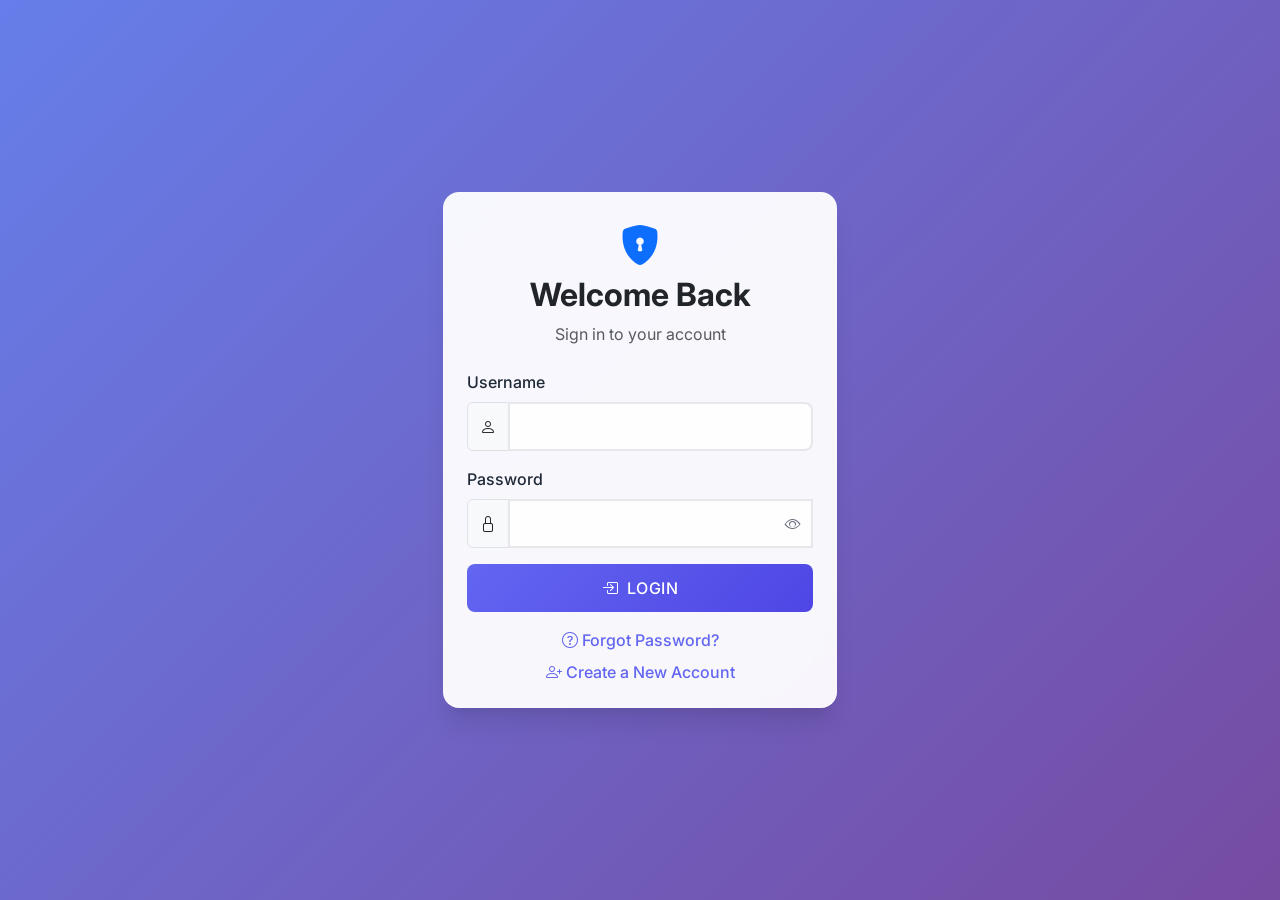
<file: index.html>
<!DOCTYPE html>
<html lang="en">
<head>
    <meta charset="UTF-8">
    <meta name="viewport" content="width=device-width, initial-scale=1.0">
    <title>Login - Authentication System</title>
    <!-- Bootstrap 5 CSS -->
    <link href="https://cdn.jsdelivr.net/npm/bootstrap@5.3.0/dist/css/bootstrap.min.css" rel="stylesheet">
    <!-- Bootstrap Icons -->
    <link href="https://cdn.jsdelivr.net/npm/bootstrap-icons@1.10.0/font/bootstrap-icons.css" rel="stylesheet">
    <!-- Custom CSS -->
    <link href="styles.css" rel="stylesheet">
</head>
<body>
    <div class="container-fluid vh-100 d-flex align-items-center justify-content-center">
        <div class="row w-100 justify-content-center">
            <div class="col-12 col-sm-8 col-md-6 col-lg-4">
                <div class="card auth-card">
                    <div class="card-body p-4">
                        <div class="text-center mb-4">
                            <i class="bi bi-shield-lock-fill text-primary fs-1 mb-3"></i>
                            <h2 class="card-title fw-bold">Welcome Back</h2>
                            <p class="text-muted">Sign in to your account</p>
                        </div>

                        <form action="dashboard.html" id="loginForm">
                            <div class="mb-3">
                                <label for="username" class="form-label">Username</label>
                                <div class="input-group">
                                    <span class="input-group-text"><i class="bi bi-person"></i></span>
                                    <input type="text" class="form-control" id="username" name="username" required>
                                </div>
                            </div>

                            <div class="mb-3">
                                <label for="password" class="form-label">Password</label>
                                <div class="input-group position-relative">
                                    <span class="input-group-text"><i class="bi bi-lock"></i></span>
                                    <input type="password" class="form-control" id="password" name="password" required>
                                    <button type="button" class="password-toggle" onclick="togglePassword('password')">
                                        <i class="bi bi-eye" id="password-icon"></i>
                                    </button>
                                </div>
                            </div>

                            <div class="d-grid mb-3">
                                <button type="submit" class="btn btn-primary">
                                    <i class="bi bi-box-arrow-in-right me-2"></i>Login
                                </button>
                            </div>
                        </form>

                        <div class="text-center">
                            <a href="forgot-password.html" class="auth-link d-block mb-2">
                                <i class="bi bi-question-circle me-1"></i>Forgot Password?
                            </a>
                            <a href="register.html" class="auth-link">
                                <i class="bi bi-person-plus me-1"></i>Create a New Account
                            </a>
                        </div>
                    </div>
                </div>
            </div>
        </div>
    </div>

    <!-- Bootstrap 5 JS Bundle -->
    <script src="https://cdn.jsdelivr.net/npm/bootstrap@5.3.0/dist/js/bootstrap.bundle.min.js"></script>
    <script>
        function togglePassword(fieldId) {
            const field = document.getElementById(fieldId);
            const icon = document.getElementById(fieldId + '-icon');
            
            if (field.type === 'password') {
                field.type = 'text';
                icon.className = 'bi bi-eye-slash';
            } else {
                field.type = 'password';
                icon.className = 'bi bi-eye';
            }
        }

        // Add loading animation on form submit
        document.getElementById('loginForm').addEventListener('submit', function(e) {
            const submitBtn = this.querySelector('button[type="submit"]');
            submitBtn.classList.add('btn-loading');
            submitBtn.disabled = true;
        });
    </script>
</body>
</html>
</file>
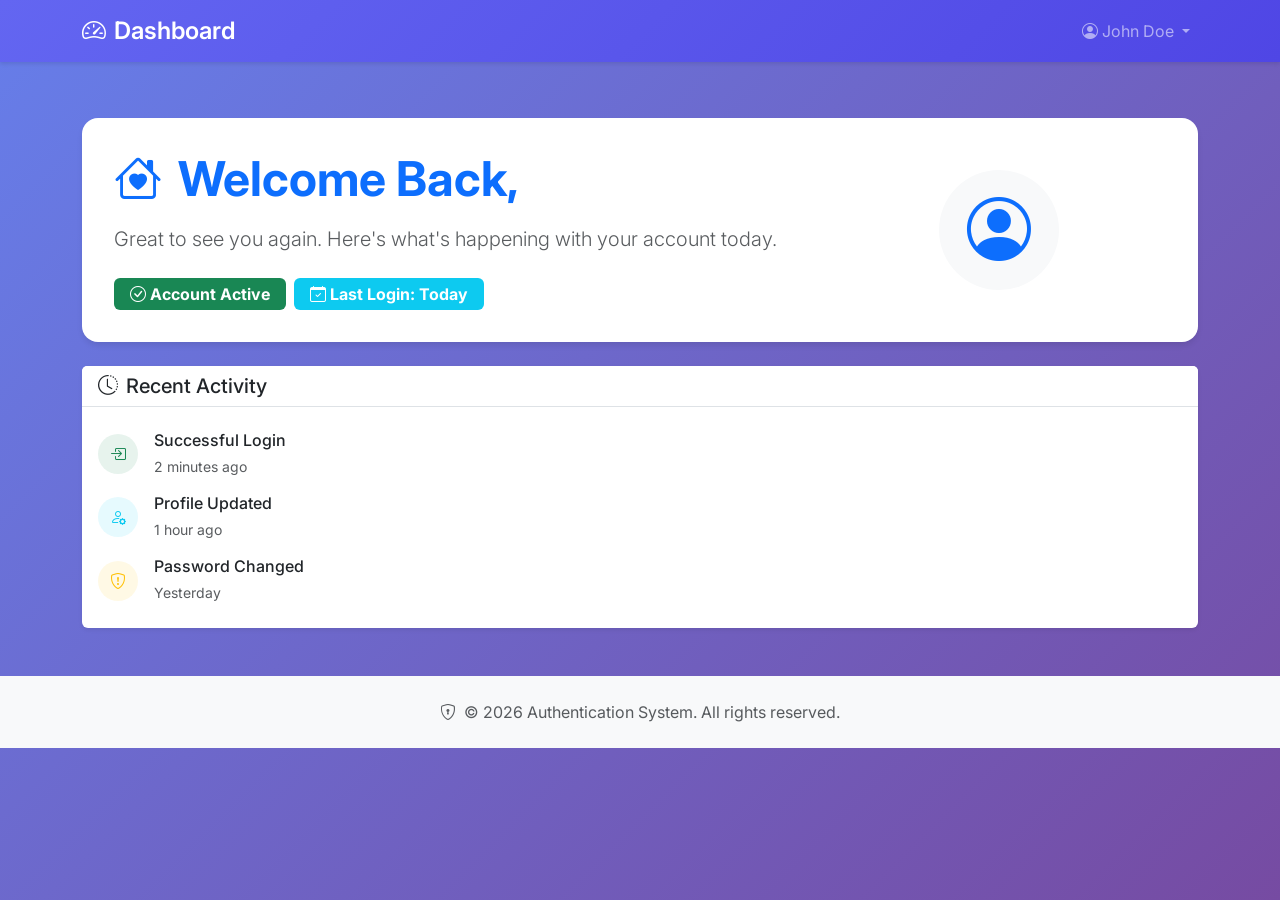
<file: dashboard.html>
<!DOCTYPE html>
<html lang="en">
<head>
    <meta charset="UTF-8">
    <meta name="viewport" content="width=device-width, initial-scale=1.0">
    <title>Dashboard - Authentication System</title>
    <!-- Bootstrap 5 CSS -->
    <link href="https://cdn.jsdelivr.net/npm/bootstrap@5.3.0/dist/css/bootstrap.min.css" rel="stylesheet">
    <!-- Bootstrap Icons -->
    <link href="https://cdn.jsdelivr.net/npm/bootstrap-icons@1.10.0/font/bootstrap-icons.css" rel="stylesheet">
    <!-- Custom CSS -->
    <link href="styles.css" rel="stylesheet">
</head>
<body>
    <!-- Navigation Bar -->
    <nav class="navbar navbar-expand-lg navbar-dark navbar-custom">
        <div class="container">
            <a class="navbar-brand" href="#">
                <i class="bi bi-speedometer2 me-2"></i>Dashboard
            </a>
            
            <button class="navbar-toggler" type="button" data-bs-toggle="collapse" data-bs-target="#navbarNav">
                <span class="navbar-toggler-icon"></span>
            </button>
            
            <div class="collapse navbar-collapse" id="navbarNav">
                <ul class="navbar-nav ms-auto">
                    <li class="nav-item dropdown">
                        <a class="nav-link dropdown-toggle" href="#" id="navbarDropdown" role="button" data-bs-toggle="dropdown">
                            <i class="bi bi-person-circle me-1"></i>John Doe
                        </a>
                        <ul class="dropdown-menu">
                            <li><a class="dropdown-item" href="#"><i class="bi bi-person me-2"></i>Profile</a></li>
                            <li><a class="dropdown-item" href="#"><i class="bi bi-gear me-2"></i>Settings</a></li>
                            <li><hr class="dropdown-divider"></li>
                            <li>
                                <form action="index.html" class="d-inline">
                                    <button type="submit" class="dropdown-item text-danger">
                                        <i class="bi bi-box-arrow-right me-2"></i>Logout
                                    </button>
                                </form>
                            </li>
                        </ul>
                    </li>
                </ul>
            </div>
        </div>
    </nav>

    <!-- Main Content -->
    <div class="container mt-4">
        <div class="row">
            <!-- Welcome Section -->
            <div class="col-12">
                <div class="dashboard-content">
                    <div class="row align-items-center">
                        <div class="col-md-8">
                            <h1 class="display-5 fw-bold text-primary mb-3">
                                <i class="bi bi-house-heart me-3"></i>Welcome Back,
                            </h1>
                            <p class="lead text-muted mb-4">
                                Great to see you again. Here's what's happening with your account today.
                            </p>
                            <div class="d-flex flex-wrap gap-2">
                                <span class="badge bg-success fs-6 px-3 py-2">
                                    <i class="bi bi-check-circle me-1"></i>Account Active
                                </span>
                                <span class="badge bg-info fs-6 px-3 py-2">
                                    <i class="bi bi-calendar-check me-1"></i>Last Login: Today
                                </span>
                            </div>
                        </div>
                        <div class="col-md-4 text-center">
                            <div class="bg-light rounded-circle d-inline-flex align-items-center justify-content-center" 
                                 style="width: 120px; height: 120px;">
                                <i class="bi bi-person-circle text-primary" style="font-size: 4rem;"></i>
                            </div>
                        </div>
                    </div>
                </div>
            </div>

        
            <!-- Recent Activity -->
            <div class="col-12 mt-4">
                <div class="card border-0 shadow-sm">
                    <div class="card-header bg-white border-bottom">
                        <h5 class="card-title mb-0">
                            <i class="bi bi-clock-history me-2"></i>Recent Activity
                        </h5>
                    </div>
                    <div class="card-body">
                        <div class="list-group list-group-flush">
                            <div class="list-group-item border-0 px-0">
                                <div class="d-flex align-items-center">
                                    <div class="bg-success bg-opacity-10 rounded-circle d-flex align-items-center justify-content-center me-3" 
                                         style="width: 40px; height: 40px;">
                                        <i class="bi bi-box-arrow-in-right text-success"></i>
                                    </div>
                                    <div class="flex-grow-1">
                                        <h6 class="mb-1">Successful Login</h6>
                                        <small class="text-muted">2 minutes ago</small>
                                    </div>
                                </div>
                            </div>
                            
                            <div class="list-group-item border-0 px-0">
                                <div class="d-flex align-items-center">
                                    <div class="bg-info bg-opacity-10 rounded-circle d-flex align-items-center justify-content-center me-3" 
                                         style="width: 40px; height: 40px;">
                                        <i class="bi bi-person-gear text-info"></i>
                                    </div>
                                    <div class="flex-grow-1">
                                        <h6 class="mb-1">Profile Updated</h6>
                                        <small class="text-muted">1 hour ago</small>
                                    </div>
                                </div>
                            </div>
                            
                            <div class="list-group-item border-0 px-0">
                                <div class="d-flex align-items-center">
                                    <div class="bg-warning bg-opacity-10 rounded-circle d-flex align-items-center justify-content-center me-3" 
                                         style="width: 40px; height: 40px;">
                                        <i class="bi bi-shield-exclamation text-warning"></i>
                                    </div>
                                    <div class="flex-grow-1">
                                        <h6 class="mb-1">Password Changed</h6>
                                        <small class="text-muted">Yesterday</small>
                                    </div>
                                </div>
                            </div>
                        </div>
                    </div>
                </div>
            </div>
        </div>
    </div>

    <!-- Footer -->
    <footer class="mt-5 py-4 bg-light">
        <div class="container text-center">
            <p class="text-muted mb-0">
                <i class="bi bi-shield-lock me-1"></i>
                © 2026 Authentication System. All rights reserved.
            </p>
        </div>
    </footer>

    <!-- Bootstrap 5 JS Bundle -->
    <script src="https://cdn.jsdelivr.net/npm/bootstrap@5.3.0/dist/js/bootstrap.bundle.min.js"></script>
    <script>
        // Add some interactive features
        document.addEventListener('DOMContentLoaded', function() {
            // Animate stats on page load
            const stats = document.querySelectorAll('.card h3');
            stats.forEach(stat => {
                const finalValue = stat.textContent;
                stat.textContent = '0';
                
                setTimeout(() => {
                    stat.textContent = finalValue;
                    stat.style.transition = 'all 0.5s ease';
                }, 500);
            });
            
            // Add hover effects to cards
            const cards = document.querySelectorAll('.card');
            cards.forEach(card => {
                card.addEventListener('mouseenter', function() {
                    this.style.transform = 'translateY(-5px)';
                    this.style.transition = 'transform 0.3s ease';
                });
                
                card.addEventListener('mouseleave', function() {
                    this.style.transform = 'translateY(0)';
                });
            });
        });
    </script>
</body>
</html>
</file>
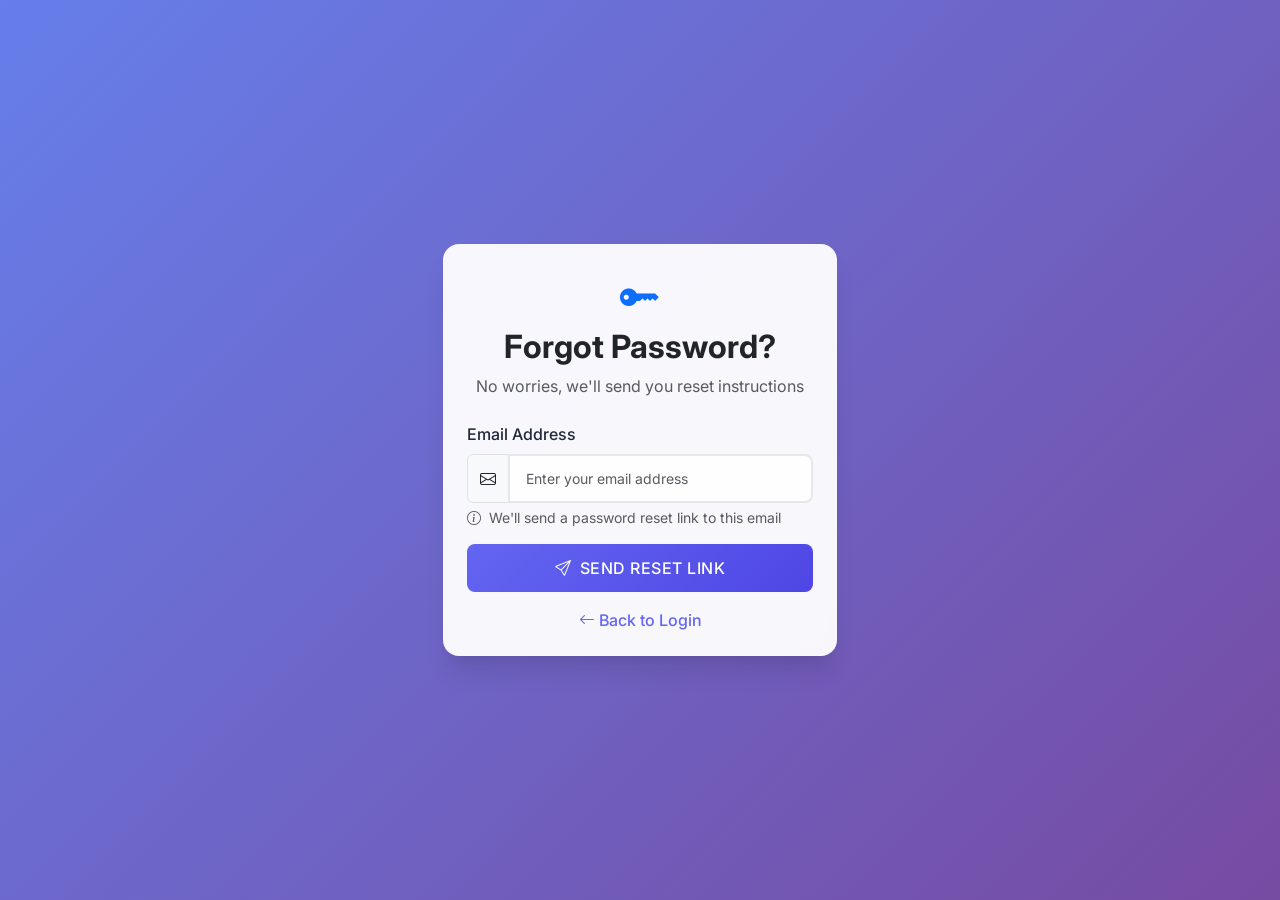
<file: forgot-password.html>
<!DOCTYPE html>
<html lang="en">
<head>
    <meta charset="UTF-8">
    <meta name="viewport" content="width=device-width, initial-scale=1.0">
    <title>Forgot Password - Authentication System</title>
    <!-- Bootstrap 5 CSS -->
    <link href="https://cdn.jsdelivr.net/npm/bootstrap@5.3.0/dist/css/bootstrap.min.css" rel="stylesheet">
    <!-- Bootstrap Icons -->
    <link href="https://cdn.jsdelivr.net/npm/bootstrap-icons@1.10.0/font/bootstrap-icons.css" rel="stylesheet">
    <!-- Custom CSS -->
    <link href="styles.css" rel="stylesheet">
</head>
<body>
    <div class="container-fluid vh-100 d-flex align-items-center justify-content-center">
        <div class="row w-100 justify-content-center">
            <div class="col-12 col-sm-8 col-md-6 col-lg-4">
                <div class="card auth-card">
                    <div class="card-body p-4">
                        <div class="text-center mb-4">
                            <i class="bi bi-key-fill text-primary fs-1 mb-3"></i>
                            <h2 class="card-title fw-bold">Forgot Password?</h2>
                            <p class="text-muted">No worries, we'll send you reset instructions</p>
                        </div>

                        <form action="reset-password.html" id="forgotPasswordForm">
                            <div class="mb-3">
                                <label for="email" class="form-label">Email Address</label>
                                <div class="input-group">
                                    <span class="input-group-text"><i class="bi bi-envelope"></i></span>
                                    <input type="email" class="form-control" id="email" name="email" 
                                           placeholder="Enter your email address" required>
                                </div>
                                <div class="form-text">
                                    <i class="bi bi-info-circle me-1"></i>
                                    We'll send a password reset link to this email
                                </div>
                            </div>

                            <div class="d-grid mb-3">
                                <button type="submit" class="btn btn-primary">
                                    <i class="bi bi-send me-2"></i>Send Reset Link
                                </button>
                            </div>
                        </form>

                        <div class="text-center">
                            <a href="index.html" class="auth-link">
                                <i class="bi bi-arrow-left me-1"></i>Back to Login
                            </a>
                        </div>

                        <!-- Success Message (Hidden by default) -->
                        <div class="alert alert-success mt-3 d-none" id="successMessage">
                            <i class="bi bi-check-circle me-2"></i>
                            Password reset link has been sent to your email!
                        </div>
                    </div>
                </div>
            </div>
        </div>
    </div>

    <!-- Bootstrap 5 JS Bundle -->
    <script src="https://cdn.jsdelivr.net/npm/bootstrap@5.3.0/dist/js/bootstrap.bundle.min.js"></script>
    <script>
        document.getElementById('forgotPasswordForm').addEventListener('submit', function(e) {
            e.preventDefault();
            
            const submitBtn = this.querySelector('button[type="submit"]');
            const successMessage = document.getElementById('successMessage');
            
            // Add loading state
            submitBtn.classList.add('btn-loading');
            submitBtn.disabled = true;
            
            // Simulate API call
            setTimeout(() => {
                submitBtn.classList.remove('btn-loading');
                submitBtn.disabled = false;
                successMessage.classList.remove('d-none');
                
                // Redirect after showing success message
                setTimeout(() => {
                    window.location.href = 'reset-password.html';
                }, 2000);
            }, 1500);
        });
    </script>
</body>
</html>
</file>
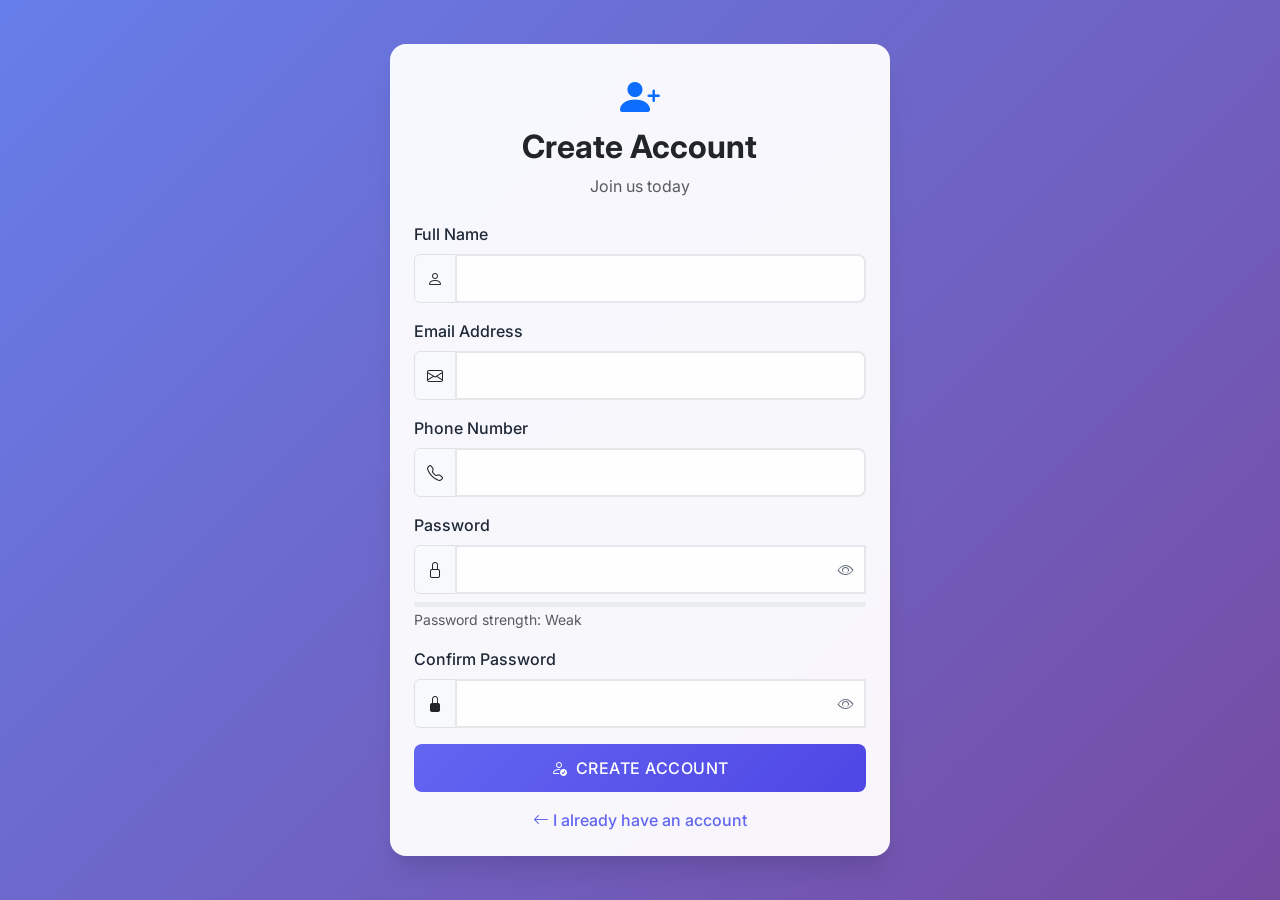
<file: register.html>
<!DOCTYPE html>
<html lang="en">
<head>
    <meta charset="UTF-8">
    <meta name="viewport" content="width=device-width, initial-scale=1.0">
    <title>Register - Authentication System</title>
    <!-- Bootstrap 5 CSS -->
    <link href="https://cdn.jsdelivr.net/npm/bootstrap@5.3.0/dist/css/bootstrap.min.css" rel="stylesheet">
    <!-- Bootstrap Icons -->
    <link href="https://cdn.jsdelivr.net/npm/bootstrap-icons@1.10.0/font/bootstrap-icons.css" rel="stylesheet">
    <!-- Custom CSS -->
    <link href="styles.css" rel="stylesheet">
</head>
<body>
    <div class="container-fluid min-vh-100 d-flex align-items-center justify-content-center py-4">
        <div class="row w-100 justify-content-center">
            <div class="col-12 col-sm-10 col-md-8 col-lg-5">
                <div class="card auth-card">
                    <div class="card-body p-4">
                        <div class="text-center mb-4">
                            <i class="bi bi-person-plus-fill text-primary fs-1 mb-3"></i>
                            <h2 class="card-title fw-bold">Create Account</h2>
                            <p class="text-muted">Join us today</p>
                        </div>

                        <form action="index.html" id="registerForm">
                            <div class="row">
                                <div class="col-12 mb-3">
                                    <label for="name" class="form-label">Full Name</label>
                                    <div class="input-group">
                                        <span class="input-group-text"><i class="bi bi-person"></i></span>
                                        <input type="text" class="form-control" id="name" name="name" required>
                                    </div>
                                </div>

                                <div class="col-12 mb-3">
                                    <label for="email" class="form-label">Email Address</label>
                                    <div class="input-group">
                                        <span class="input-group-text"><i class="bi bi-envelope"></i></span>
                                        <input type="email" class="form-control" id="email" name="email" required>
                                    </div>
                                </div>

                                <div class="col-12 mb-3">
                                    <label for="phone" class="form-label">Phone Number</label>
                                    <div class="input-group">
                                        <span class="input-group-text"><i class="bi bi-telephone"></i></span>
                                        <input type="tel" class="form-control" id="phone" name="phone" required>
                                    </div>
                                </div>

                                <div class="col-12 mb-3">
                                    <label for="password" class="form-label">Password</label>
                                    <div class="input-group position-relative">
                                        <span class="input-group-text"><i class="bi bi-lock"></i></span>
                                        <input type="password" class="form-control" id="password" name="password" required>
                                        <button type="button" class="password-toggle" onclick="togglePassword('password')">
                                            <i class="bi bi-eye" id="password-icon"></i>
                                        </button>
                                    </div>
                                    <div class="mt-2">
                                        <div class="progress" style="height: 5px;">
                                            <div class="progress-bar" id="password-strength" role="progressbar" style="width: 0%"></div>
                                        </div>
                                        <small class="text-muted" id="password-help">Password strength: <span id="strength-text">Weak</span></small>
                                    </div>
                                </div>

                                <div class="col-12 mb-3">
                                    <label for="confirmPassword" class="form-label">Confirm Password</label>
                                    <div class="input-group position-relative">
                                        <span class="input-group-text"><i class="bi bi-lock-fill"></i></span>
                                        <input type="password" class="form-control" id="confirmPassword" name="confirmPassword" required>
                                        <button type="button" class="password-toggle" onclick="togglePassword('confirmPassword')">
                                            <i class="bi bi-eye" id="confirmPassword-icon"></i>
                                        </button>
                                    </div>
                                    <div class="invalid-feedback" id="password-match-feedback"></div>
                                </div>
                            </div>

                            <div class="d-grid mb-3">
                                <button type="submit" class="btn btn-primary">
                                    <i class="bi bi-person-check me-2"></i>Create Account
                                </button>
                            </div>
                        </form>

                        <div class="text-center">
                            <a href="index.html" class="auth-link">
                                <i class="bi bi-arrow-left me-1"></i>I already have an account
                            </a>
                        </div>
                    </div>
                </div>
            </div>
        </div>
    </div>

    <!-- Bootstrap 5 JS Bundle -->
    <script src="https://cdn.jsdelivr.net/npm/bootstrap@5.3.0/dist/js/bootstrap.bundle.min.js"></script>
    <script>
        function togglePassword(fieldId) {
            const field = document.getElementById(fieldId);
            const icon = document.getElementById(fieldId + '-icon');
            
            if (field.type === 'password') {
                field.type = 'text';
                icon.className = 'bi bi-eye-slash';
            } else {
                field.type = 'password';
                icon.className = 'bi bi-eye';
            }
        }

        // Password strength indicator
        document.getElementById('password').addEventListener('input', function() {
            const password = this.value;
            const strengthBar = document.getElementById('password-strength');
            const strengthText = document.getElementById('strength-text');
            
            let strength = 0;
            let text = 'Weak';
            let color = 'bg-danger';
            
            if (password.length >= 8) strength += 25;
            if (/[a-z]/.test(password)) strength += 25;
            if (/[A-Z]/.test(password)) strength += 25;
            if (/[0-9]/.test(password)) strength += 25;
            
            if (strength >= 75) {
                text = 'Strong';
                color = 'bg-success';
            } else if (strength >= 50) {
                text = 'Medium';
                color = 'bg-warning';
            }
            
            strengthBar.style.width = strength + '%';
            strengthBar.className = 'progress-bar ' + color;
            strengthText.textContent = text;
        });

        // Password confirmation validation
        document.getElementById('confirmPassword').addEventListener('input', function() {
            const password = document.getElementById('password').value;
            const confirmPassword = this.value;
            const feedback = document.getElementById('password-match-feedback');
            
            if (confirmPassword && password !== confirmPassword) {
                this.classList.add('is-invalid');
                feedback.textContent = 'Passwords do not match';
            } else {
                this.classList.remove('is-invalid');
                feedback.textContent = '';
            }
        });

        // Form submission
        document.getElementById('registerForm').addEventListener('submit', function(e) {
            const password = document.getElementById('password').value;
            const confirmPassword = document.getElementById('confirmPassword').value;
            
            if (password !== confirmPassword) {
                e.preventDefault();
                document.getElementById('confirmPassword').classList.add('is-invalid');
                document.getElementById('password-match-feedback').textContent = 'Passwords do not match';
                return;
            }
            
            const submitBtn = this.querySelector('button[type="submit"]');
            submitBtn.classList.add('btn-loading');
            submitBtn.disabled = true;
        });
    </script>
</body>
</html>
</file>
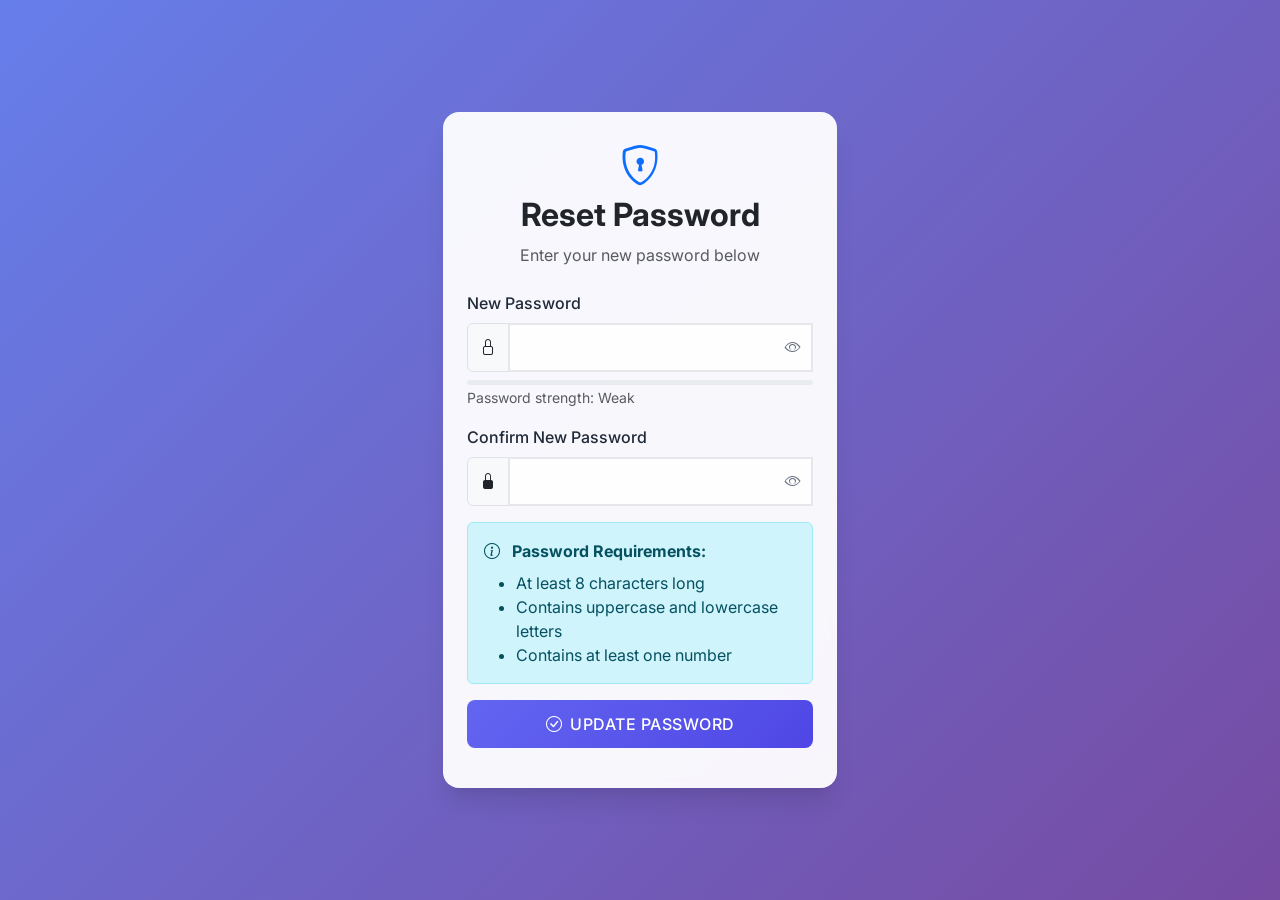
<file: reset-password.html>
<!DOCTYPE html>
<html lang="en">
<head>
    <meta charset="UTF-8">
    <meta name="viewport" content="width=device-width, initial-scale=1.0">
    <title>Reset Password - Authentication System</title>
    <!-- Bootstrap 5 CSS -->
    <link href="https://cdn.jsdelivr.net/npm/bootstrap@5.3.0/dist/css/bootstrap.min.css" rel="stylesheet">
    <!-- Bootstrap Icons -->
    <link href="https://cdn.jsdelivr.net/npm/bootstrap-icons@1.10.0/font/bootstrap-icons.css" rel="stylesheet">
    <!-- Custom CSS -->
    <link href="styles.css" rel="stylesheet">
</head>
<body>
    <div class="container-fluid vh-100 d-flex align-items-center justify-content-center">
        <div class="row w-100 justify-content-center">
            <div class="col-12 col-sm-8 col-md-6 col-lg-4">
                <div class="card auth-card">
                    <div class="card-body p-4">
                        <div class="text-center mb-4">
                            <i class="bi bi-shield-lock text-primary fs-1 mb-3"></i>
                            <h2 class="card-title fw-bold">Reset Password</h2>
                            <p class="text-muted">Enter your new password below</p>
                        </div>

                        <form action="index.html" id="resetPasswordForm">
                            <div class="mb-3">
                                <label for="newPassword" class="form-label">New Password</label>
                                <div class="input-group position-relative">
                                    <span class="input-group-text"><i class="bi bi-lock"></i></span>
                                    <input type="password" class="form-control" id="newPassword" name="newPassword" required>
                                    <button type="button" class="password-toggle" onclick="togglePassword('newPassword')">
                                        <i class="bi bi-eye" id="newPassword-icon"></i>
                                    </button>
                                </div>
                                <div class="mt-2">
                                    <div class="progress" style="height: 5px;">
                                        <div class="progress-bar" id="password-strength" role="progressbar" style="width: 0%"></div>
                                    </div>
                                    <small class="text-muted" id="password-help">Password strength: <span id="strength-text">Weak</span></small>
                                </div>
                            </div>

                            <div class="mb-3">
                                <label for="confirmPassword" class="form-label">Confirm New Password</label>
                                <div class="input-group position-relative">
                                    <span class="input-group-text"><i class="bi bi-lock-fill"></i></span>
                                    <input type="password" class="form-control" id="confirmPassword" name="confirmPassword" required>
                                    <button type="button" class="password-toggle" onclick="togglePassword('confirmPassword')">
                                        <i class="bi bi-eye" id="confirmPassword-icon"></i>
                                    </button>
                                </div>
                                <div class="invalid-feedback" id="password-match-feedback"></div>
                            </div>

                            <div class="alert alert-info">
                                <i class="bi bi-info-circle me-2"></i>
                                <strong>Password Requirements:</strong>
                                <ul class="mb-0 mt-2">
                                    <li>At least 8 characters long</li>
                                    <li>Contains uppercase and lowercase letters</li>
                                    <li>Contains at least one number</li>
                                </ul>
                            </div>

                            <div class="d-grid mb-3">
                                <button type="submit" class="btn btn-primary">
                                    <i class="bi bi-check-circle me-2"></i>Update Password
                                </button>
                            </div>
                        </form>

                        <!-- Success Message (Hidden by default) -->
                        <div class="alert alert-success mt-3 d-none" id="successMessage">
                            <i class="bi bi-check-circle me-2"></i>
                            Password updated successfully! Redirecting to login...
                        </div>
                    </div>
                </div>
            </div>
        </div>
    </div>

    <!-- Bootstrap 5 JS Bundle -->
    <script src="https://cdn.jsdelivr.net/npm/bootstrap@5.3.0/dist/js/bootstrap.bundle.min.js"></script>
    <script>
        function togglePassword(fieldId) {
            const field = document.getElementById(fieldId);
            const icon = document.getElementById(fieldId + '-icon');
            
            if (field.type === 'password') {
                field.type = 'text';
                icon.className = 'bi bi-eye-slash';
            } else {
                field.type = 'password';
                icon.className = 'bi bi-eye';
            }
        }

        // Password strength indicator
        document.getElementById('newPassword').addEventListener('input', function() {
            const password = this.value;
            const strengthBar = document.getElementById('password-strength');
            const strengthText = document.getElementById('strength-text');
            
            let strength = 0;
            let text = 'Weak';
            let color = 'bg-danger';
            
            if (password.length >= 8) strength += 25;
            if (/[a-z]/.test(password)) strength += 25;
            if (/[A-Z]/.test(password)) strength += 25;
            if (/[0-9]/.test(password)) strength += 25;
            
            if (strength >= 75) {
                text = 'Strong';
                color = 'bg-success';
            } else if (strength >= 50) {
                text = 'Medium';
                color = 'bg-warning';
            }
            
            strengthBar.style.width = strength + '%';
            strengthBar.className = 'progress-bar ' + color;
            strengthText.textContent = text;
        });

        // Password confirmation validation
        document.getElementById('confirmPassword').addEventListener('input', function() {
            const password = document.getElementById('newPassword').value;
            const confirmPassword = this.value;
            const feedback = document.getElementById('password-match-feedback');
            
            if (confirmPassword && password !== confirmPassword) {
                this.classList.add('is-invalid');
                feedback.textContent = 'Passwords do not match';
            } else {
                this.classList.remove('is-invalid');
                feedback.textContent = '';
            }
        });

        // Form submission
        document.getElementById('resetPasswordForm').addEventListener('submit', function(e) {
            e.preventDefault();
            
            const password = document.getElementById('newPassword').value;
            const confirmPassword = document.getElementById('confirmPassword').value;
            
            if (password !== confirmPassword) {
                document.getElementById('confirmPassword').classList.add('is-invalid');
                document.getElementById('password-match-feedback').textContent = 'Passwords do not match';
                return;
            }
            
            const submitBtn = this.querySelector('button[type="submit"]');
            const successMessage = document.getElementById('successMessage');
            
            submitBtn.classList.add('btn-loading');
            submitBtn.disabled = true;
            
            // Simulate API call
            setTimeout(() => {
                submitBtn.classList.remove('btn-loading');
                submitBtn.disabled = false;
                successMessage.classList.remove('d-none');
                
                // Redirect after showing success message
                setTimeout(() => {
                    window.location.href = 'index.html';
                }, 2000);
            }, 1500);
        });
    </script>
</body>
</html>
</file>
<file: styles.css>
/* Custom CSS for Authentication System */
@import url('https://fonts.googleapis.com/css2?family=Inter:wght@300;400;500;600;700&display=swap');

:root {
    --primary-color: #6366f1;
    --primary-dark: #4f46e5;
    --secondary-color: #f8fafc;
    --accent-color: #10b981;
    --text-dark: #1f2937;
    --text-light: #6b7280;
    --border-color: #e5e7eb;
    --error-color: #ef4444;
    --success-color: #10b981;
    --warning-color: #f59e0b;
}

* {
    margin: 0;
    padding: 0;
    box-sizing: border-box;
}

body {
    font-family: 'Inter', sans-serif;
    background: linear-gradient(135deg, #667eea 0%, #764ba2 100%);
    min-height: 100vh;
    color: var(--text-dark);
}

/* Custom Card Styling */
.auth-card {
    background: rgba(255, 255, 255, 0.95);
    backdrop-filter: blur(10px);
    border: none;
    border-radius: 16px;
    box-shadow: 0 20px 25px -5px rgba(0, 0, 0, 0.1), 0 10px 10px -5px rgba(0, 0, 0, 0.04);
    transition: all 0.3s ease;
}

.auth-card:hover {
    transform: translateY(-5px);
    box-shadow: 0 25px 50px -12px rgba(0, 0, 0, 0.25);
}

/* Custom Button Styling */
.btn-primary {
    background: linear-gradient(135deg, var(--primary-color), var(--primary-dark));
    border: none;
    border-radius: 8px;
    padding: 12px 24px;
    font-weight: 500;
    transition: all 0.3s ease;
    text-transform: uppercase;
    letter-spacing: 0.5px;
}

.btn-primary:hover {
    background: linear-gradient(135deg, var(--primary-dark), #3730a3);
    transform: translateY(-2px);
    box-shadow: 0 10px 20px rgba(99, 102, 241, 0.3);
}

.btn-outline-primary {
    border: 2px solid var(--primary-color);
    color: var(--primary-color);
    border-radius: 8px;
    padding: 10px 22px;
    font-weight: 500;
    transition: all 0.3s ease;
}

.btn-outline-primary:hover {
    background: var(--primary-color);
    border-color: var(--primary-color);
    transform: translateY(-2px);
}

/* Custom Form Styling */
.form-control {
    border: 2px solid var(--border-color);
    border-radius: 8px;
    padding: 12px 16px;
    font-size: 14px;
    transition: all 0.3s ease;
    background: rgba(255, 255, 255, 0.8);
}

.form-control:focus {
    border-color: var(--primary-color);
    box-shadow: 0 0 0 3px rgba(99, 102, 241, 0.1);
    background: white;
}

.form-label {
    font-weight: 500;
    color: var(--text-dark);
    margin-bottom: 8px;
}

/* Custom Link Styling */
.auth-link {
    color: var(--primary-color);
    text-decoration: none;
    font-weight: 500;
    transition: all 0.3s ease;
}

.auth-link:hover {
    color: var(--primary-dark);
    text-decoration: underline;
}

/* Dashboard Navbar */
.navbar-custom {
    background: linear-gradient(135deg, var(--primary-color), var(--primary-dark));
    box-shadow: 0 2px 4px rgba(0, 0, 0, 0.1);
}

.navbar-brand {
    font-weight: 600;
    font-size: 1.5rem;
}

/* Dashboard Content */
.dashboard-content {
    background: white;
    border-radius: 16px;
    box-shadow: 0 4px 6px -1px rgba(0, 0, 0, 0.1);
    padding: 2rem;
    margin-top: 2rem;
}

/* Responsive Design */
@media (max-width: 768px) {
    .auth-card {
        margin: 1rem;
        border-radius: 12px;
    }
    
    .btn-primary, .btn-outline-primary {
        width: 100%;
        margin-bottom: 1rem;
    }
    
    .dashboard-content {
        margin: 1rem;
        padding: 1.5rem;
    }
}

/* Loading Animation */
.btn-loading {
    position: relative;
    color: transparent;
}

.btn-loading::after {
    content: "";
    position: absolute;
    width: 16px;
    height: 16px;
    top: 50%;
    left: 50%;
    margin-left: -8px;
    margin-top: -8px;
    border: 2px solid #ffffff;
    border-radius: 50%;
    border-top-color: transparent;
    animation: spin 1s linear infinite;
}

@keyframes spin {
    to {
        transform: rotate(360deg);
    }
}

/* Password Toggle */
.password-toggle {
    position: absolute;
    right: 12px;
    top: 50%;
    transform: translateY(-50%);
    background: none;
    border: none;
    color: var(--text-light);
    cursor: pointer;
    transition: color 0.3s ease;
}

.password-toggle:hover {
    color: var(--primary-color);
}

/* Form Validation */
.is-invalid {
    border-color: var(--error-color);
}

.is-valid {
    border-color: var(--success-color);
}

.invalid-feedback {
    color: var(--error-color);
    font-size: 0.875rem;
    margin-top: 0.25rem;
}

.valid-feedback {
    color: var(--success-color);
    font-size: 0.875rem;
    margin-top: 0.25rem;
}
</file>
